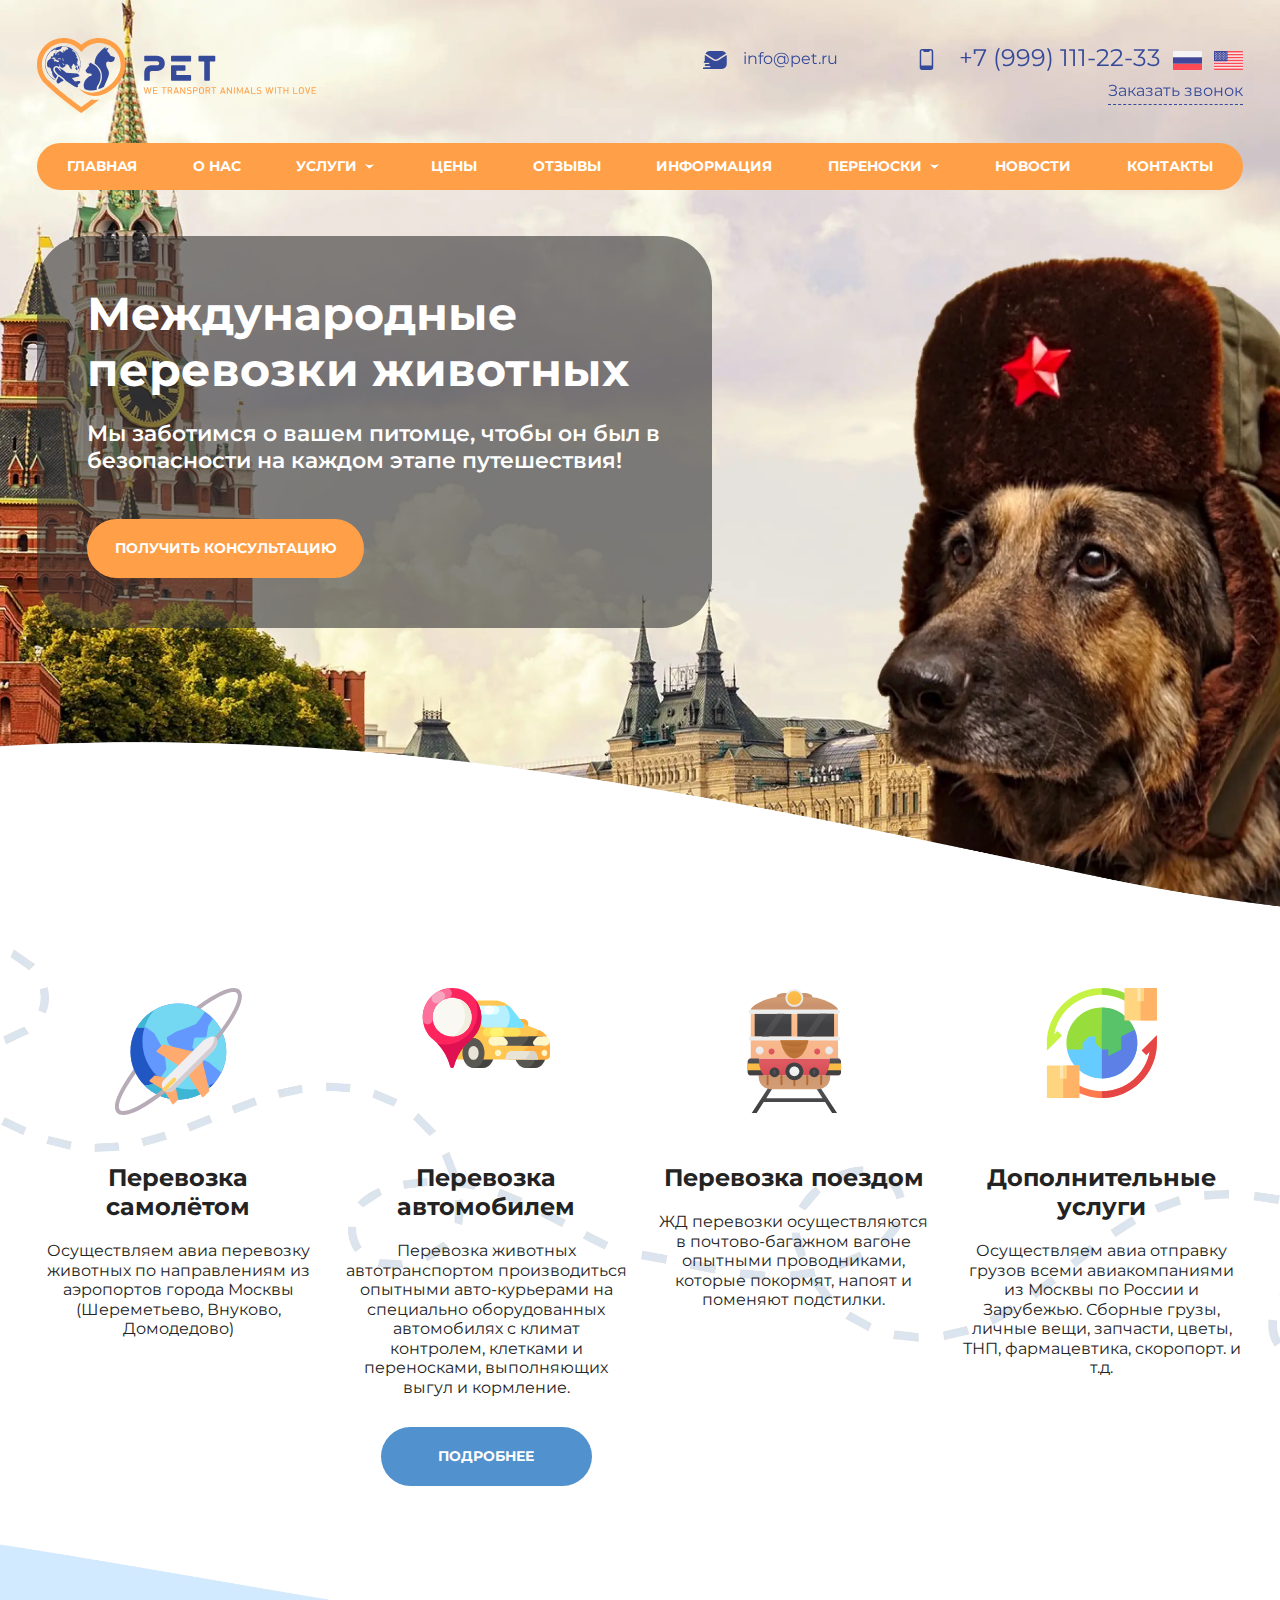
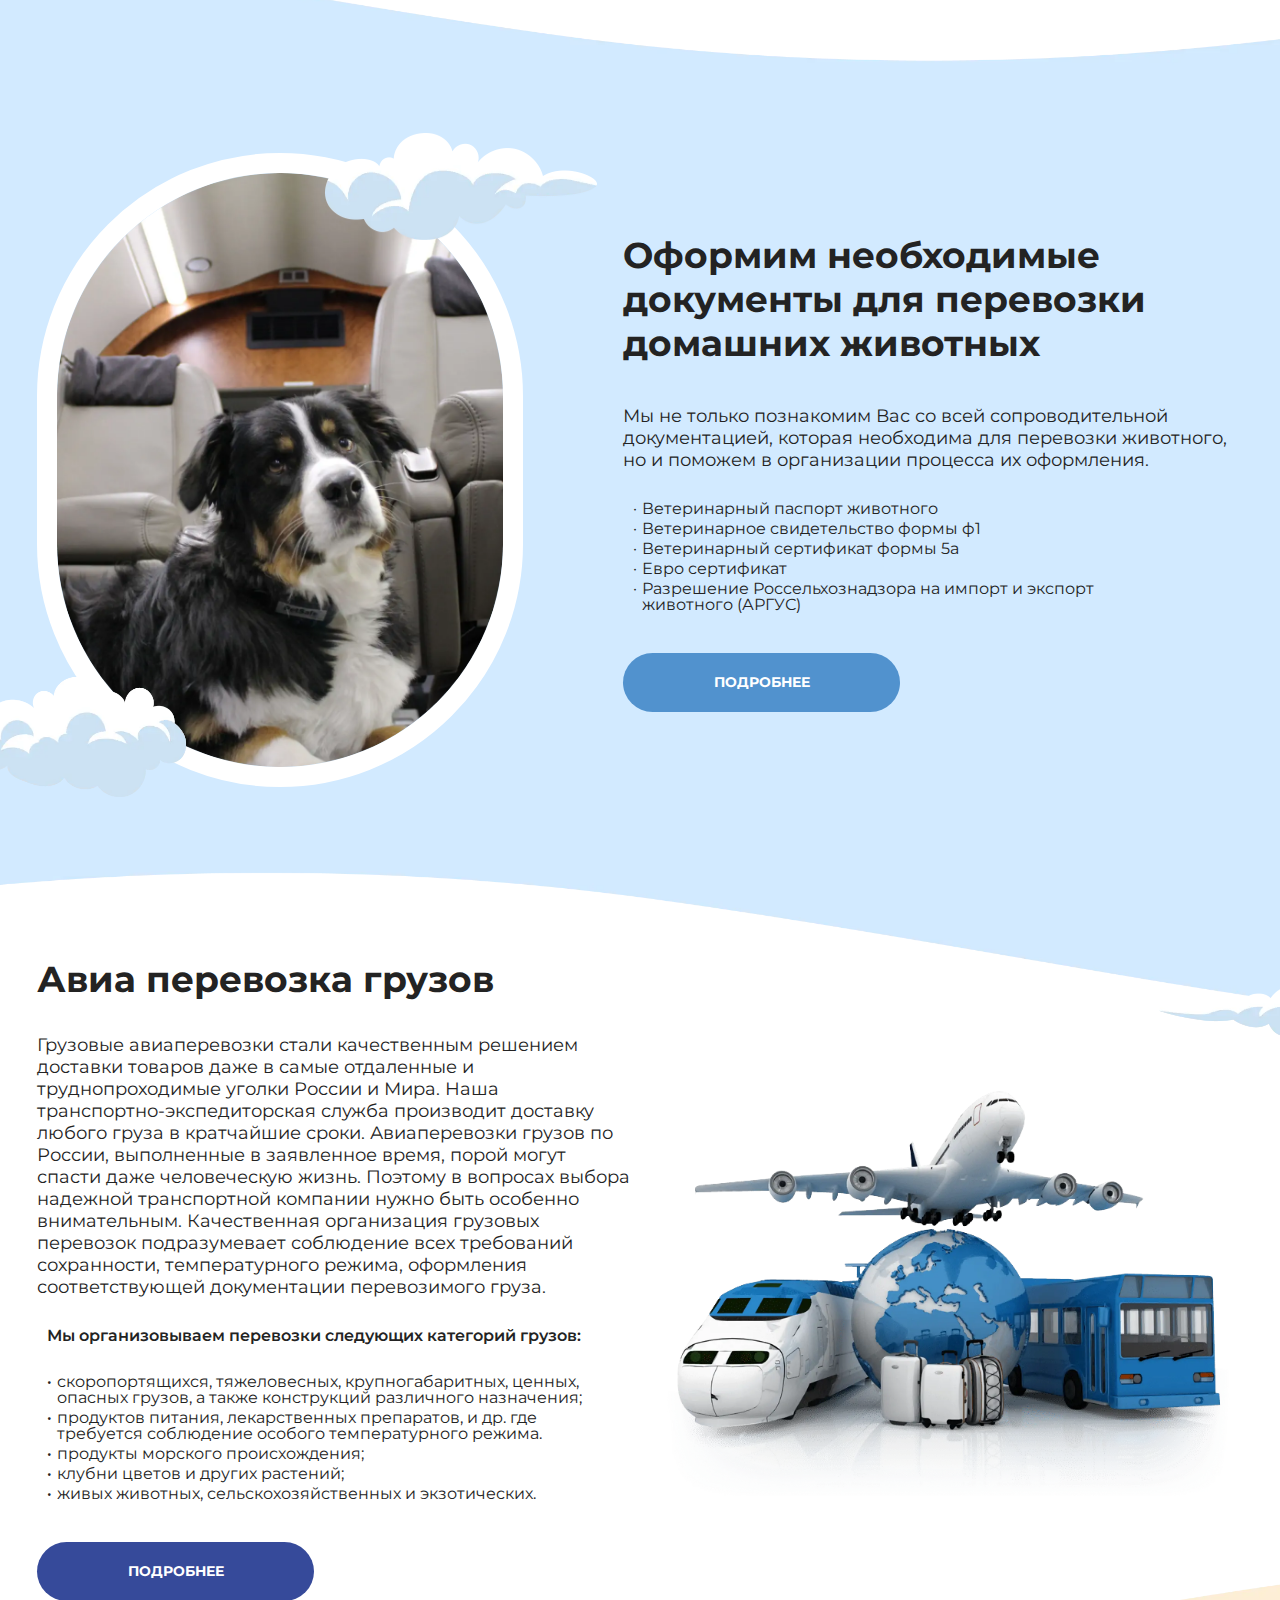
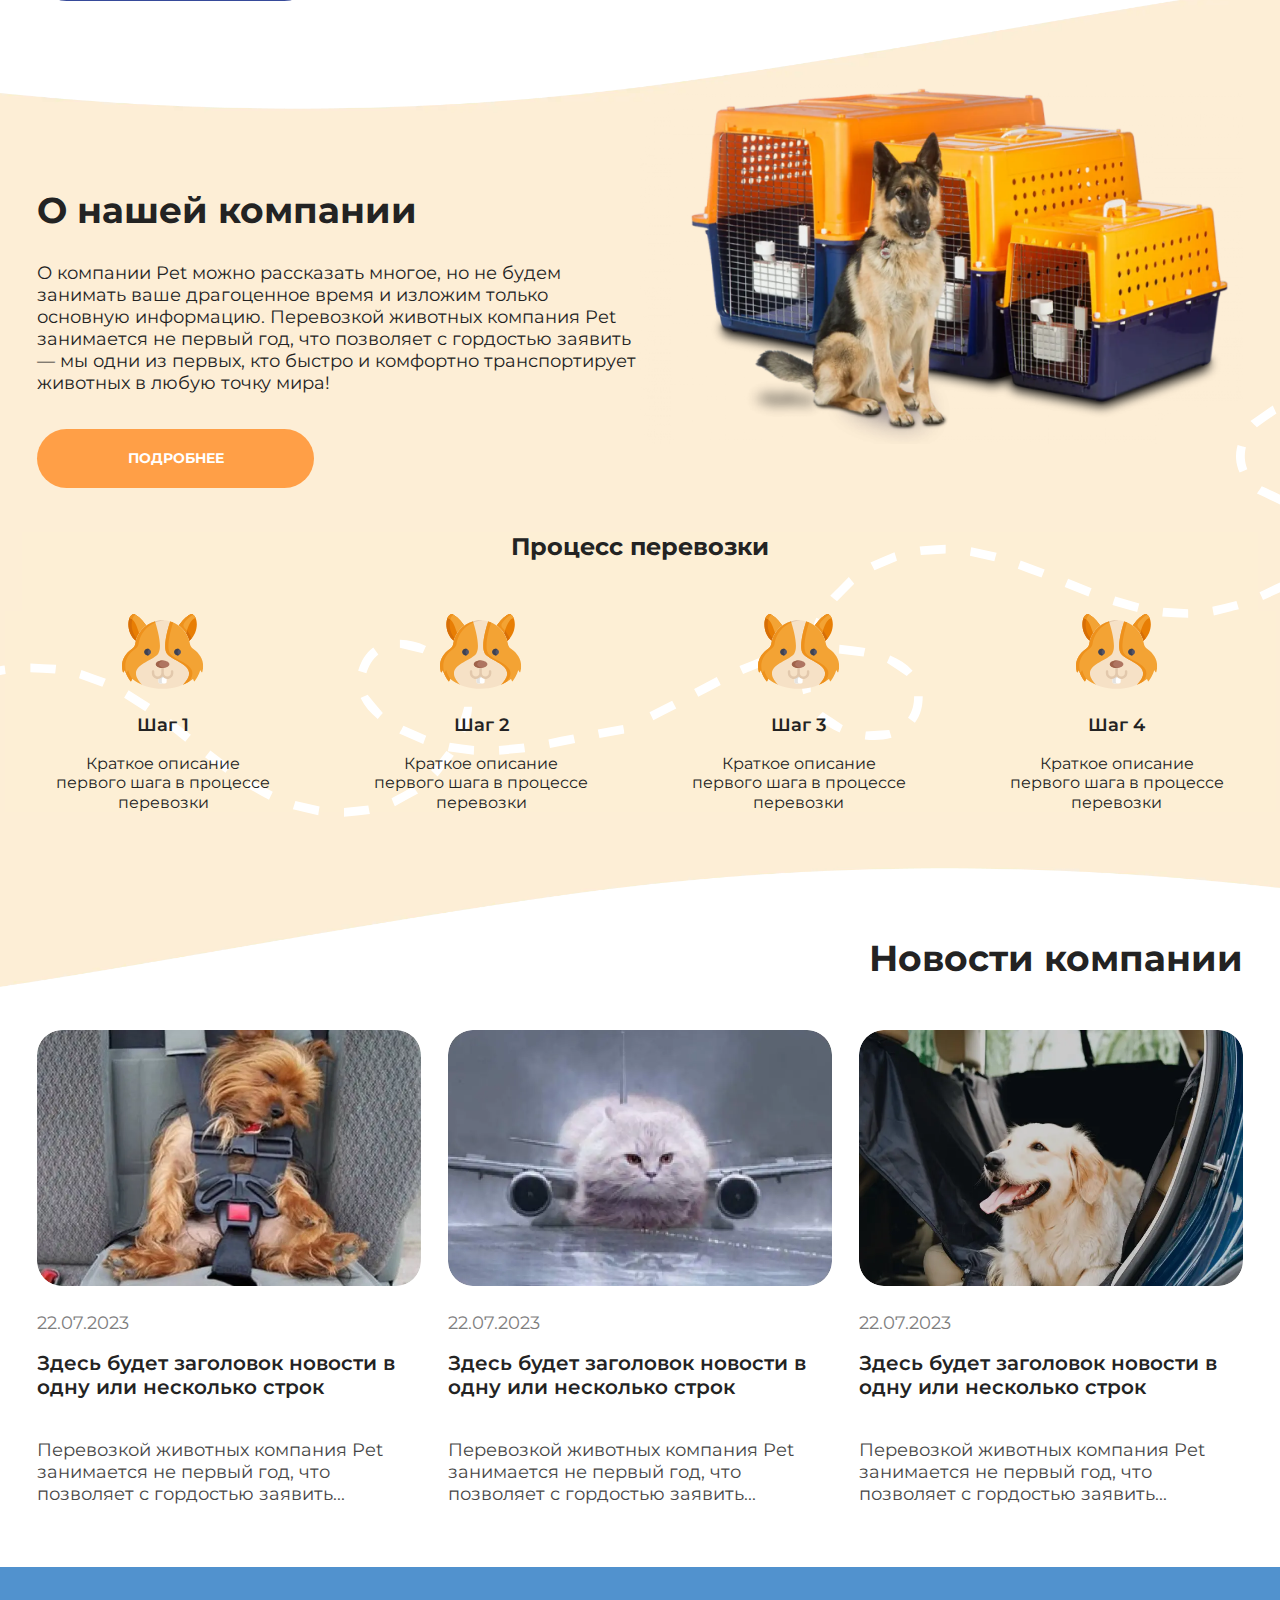
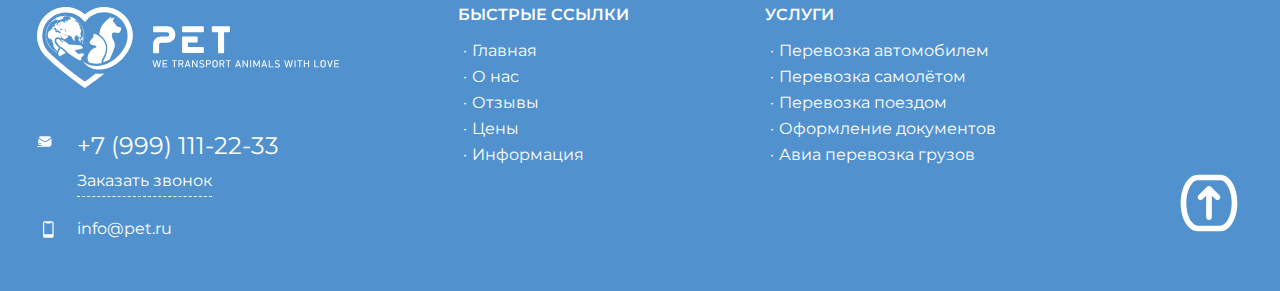
<file: index.html>
<!doctype html><html lang="ru"><head><meta charset="UTF-8"><meta http-equiv="X-UA-Compatible" content="IE=edge"><meta name="viewport" content="width=device-width,initial-scale=1"><link rel="stylesheet" href="css/style.min.css?_v=20230424111728"><title>Главная</title></head><body><div class="wrapper"><main class="page"><header class="header"><div class="header__container"><div class="header__row"><a href="#" class="logo header__logo"><img src="images/header-logo.svg" alt=""></a><div class="header__info info-header"><a href="email:info@pet.ru" class="info-header__email" data-da=".menu__list, 960, last">info@pet.ru</a><div class="info-header__row" data-da=".menu__list, 560, last"><a href="tel:79991112233" class="info-header__number" data-da=".menu__list, 960, last">+7 (999) 111-22-33</a> <a href="#" class="info-header__lang"><img src="images/header-lang-rus.svg" alt=""></a><a href="#" class="info-header__lang"><img src="images/header-lang-eng.svg" alt=""></a><div href="" class="info-header__button-row"><a href="#" class="info-header__button">Заказать звонок</a></div></div><button class="header__burger icon-menu"><span></span></button></div></div><nav class="header__menu menu"><ul class="menu__list"><li class="menu__item"><a href="#" class="menu__link">ГЛАВНАЯ</a></li><li class="menu__item"><a href="#" class="menu__link">О НАС</a></li><li class="menu__item menu__item-sub"><a href="#" class="menu__link menu__link-btn">УСЛУГИ</a><div class="menu__link-btn menu__btn-str"><img src="images/header-sub-strelka.svg" alt=""></div><nav class="menu__sub sub-menu"><li class="sub-menu__item"><a href="#" class="menu__link">Link</a></li><li class="sub-menu__item"><a href="#" class="menu__link">Link</a></li><li class="sub-menu__item"><a href="#" class="menu__link">Link</a></li><li class="sub-menu__item"><a href="#" class="menu__link">Link</a></li><li class="sub-menu__item"><a href="#" class="menu__link">Link</a></li></nav></li><li class="menu__item"><a href="#" class="menu__link">ЦЕНЫ</a></li><li class="menu__item"><a href="#" class="menu__link">ОТЗЫВЫ</a></li><li class="menu__item"><a href="#" class="menu__link">ИНФОРМАЦИЯ</a></li><li class="menu__item menu__item-sub"><a href="#" class="menu__link menu__link-btn">ПЕРЕНОСКИ</a><div class="menu__link-btn menu__btn-str"><img src="images/header-sub-strelka.svg" alt=""></div><nav class="menu__sub sub-menu"><li class="sub-menu__item"><a href="#" class="menu__link">Link</a></li><li class="sub-menu__item"><a href="#" class="menu__link">Link</a></li><li class="sub-menu__item"><a href="#" class="menu__link">Link</a></li><li class="sub-menu__item"><a href="#" class="menu__link">Link</a></li><li class="sub-menu__item"><a href="#" class="menu__link">Link</a></li></nav></li><li class="menu__item"><a href="#" class="menu__link">НОВОСТИ</a></li><li class="menu__item"><a href="#" class="menu__link">КОНТАКТЫ</a></li></ul></nav></div></header><div data-observ></div><div class="beginning" id="beginning"><div class="beginning__container"><div class="beginning__row"><div class="beginning__item"><div class="beginning__title"><h1>Международные перевозки животных</h1></div><div class="beginning__text">Мы заботимся о вашем питомце, чтобы он был в безопасности на каждом этапе путешествия!</div><div class="beginning__button-row"><div class="button beginning__button">ПОЛУЧИТЬ КОНСУЛЬТАЦИЮ</div></div></div></div></div></div><div class="transport"><div class="transport__container"><div class="transport__row"><div class="item-transport transport__item"><div class="item-transport__body"><div class="item-transport__img"><img src="images/transport-item1.svg" alt=""></div><div class="item-transport__title"><h3>Перевозка самолётом</h3></div><div class="item-transport__text">Осуществляем авиа перевозку животных по направлениям из аэропортов города Москвы (Шереметьево, Внуково, Домодедово)</div></div></div><div class="item-transport transport__item"><div class="item-transport__body"><div class="item-transport__img"><img src="images/transport-item2.svg" alt=""></div><div class="item-transport__title"><h3>Перевозка автомобилем</h3></div><div class="item-transport__text">Перевозка животных автотранспортом производиться опытными авто-курьерами на специально оборудованных автомобилях с климат контролем, клетками и переносками, выполняющих выгул и кормление.</div><div class="item-transport__button-row" data-da=".transport__row, 1135, last"><div class="button item-transport__button">ПОДРОБНЕЕ</div></div></div></div><div class="item-transport transport__item"><div class="item-transport__body"><div class="item-transport__img"><img src="images/transport-item3.svg" alt=""></div><div class="item-transport__title"><h3>Перевозка поездом</h3></div><div class="item-transport__text">ЖД перевозки осуществляются в почтово-багажном вагоне опытными проводниками, которые покормят, напоят и поменяют подстилки.</div></div></div><div class="item-transport transport__item"><div class="item-transport__body"><div class="item-transport__img"><img src="images/transport-item4.svg" alt=""></div><div class="item-transport__title"><h3>Дополнительные услуги</h3></div><div class="item-transport__text">Осуществляем авиа отправку грузов всеми авиакомпаниями из Москвы по России и Зарубежью. Сборные грузы, личные вещи, запчасти, цветы, ТНП, фармацевтика, скоропорт. и т.д.</div></div></div></div></div></div><div class="document"><div class="document__container"><div class="document__row"><div class="document__img"><picture><source srcset="images/documant-img.webp" type="image/webp"><img src="images/documant-img.png" alt="фото собаки"></picture></div><div class="document__body"><div class="document__title"><h2>Оформим необходимые документы для перевозки домашних животных</h2></div><div class="document__text"><p>Мы не только познакомим Вас со всей сопроводительной документацией, которая необходима для перевозки животного, но и поможем в организации процесса их оформления.</p><ul class="document__list"><li class="document__item"><span>·</span>Ветеринарный паспорт животного</li><li class="document__item"><span>·</span>Ветеринарное свидетельство формы ф1</li><li class="document__item"><span>·</span>Ветеринарный сертификат формы 5а</li><li class="document__item"><span>·</span>Евро сертификат</li><li class="document__item"><span>·</span>Разрешение Россельхознадзора на импорт и экспорт животного (АРГУС)</li></ul></div><div class="document__button-row"><div class="button document__button">ПОДРОБНЕЕ</div></div></div></div></div></div><div class="air"><div class="air__container"><div class="air__row"><div class="document__body air__body"><div class="document__title air__title"><h2>Авиа перевозка грузов</h2></div><div class="document__text air__text"><p>Грузовые авиаперевозки стали качественным решением доставки товаров даже в самые отдаленные и труднопроходимые уголки России и Мира. Наша транспортно-экспедиторская служба производит доставку любого груза в кратчайшие сроки. Авиаперевозки грузов по России, выполненные в заявленное время, порой могут спасти даже человеческую жизнь. Поэтому в вопросах выбора надежной транспортной компании нужно быть особенно внимательным. Качественная организация грузовых перевозок подразумевает соблюдение всех требований сохранности, температурного режима, оформления соответствующей документации перевозимого груза.</p><ul class="document__list air__list"><span>Мы организовываем перевозки следующих категорий грузов:</span><li class="document__item air__item"><span>·</span> скоропортящихся, тяжеловесных, крупногабаритных, ценных, опасных грузов, а также конструкций различного назначения;</li><li class="document__item air__item"><span>·</span>продуктов питания, лекарственных препаратов, и др. где требуется соблюдение особого температурного режима.</li><li class="document__item air__item"><span>·</span>продукты морского происхождения;</li><li class="document__item air__item"><span>·</span>клубни цветов и других растений;</li><li class="document__item air__item"><span>·</span>живых животных, сельскохозяйственных и экзотических.</li></ul></div><div class="document__button-row air__button-row"><div class="button document__button air__buttom dark">ПОДРОБНЕЕ</div></div></div><div class="air__img"><picture><source srcset="images/air-img.webp" type="image/webp"><img src="images/air-img.png" alt="фото собаки"></picture></div></div></div></div><div class="advant"><div class="advant__container"><div class="advant__row row-advant"><div class="row-advant__body"><div class="row-top-advant__title"><h2>О нашей компании</h2></div><div class="row-advant__text"><p>О компании Pet можно рассказать многое, но не будем занимать ваше драгоценное время и изложим только основную информацию. Перевозкой животных компания Pet занимается не первый год, что позволяет с гордостью заявить — мы одни из первых, кто быстро и комфортно транспортирует животных в любую точку мира!</p></div><div class="row-advant__button-row"><div class="button row-advant__button">ПОДРОБНЕЕ</div></div></div><div class="row-advant__img"><picture><source srcset="images/advant-img.webp" type="image/webp"><img src="images/advant-img.png" alt="фото собаки"></picture></div></div><div class="advant__title-item"><h3>Процесс перевозки</h3></div><div class="advant__row-item"><div class="advant__item item-advant"><div class="item-advant__img"><img src="images/advant-item4.svg" alt="иконки"></div><div class="item-advant__title">Шаг 1</div><div class="item-advant__text">Краткое описание первого шага в процессе перевозки</div></div><div class="advant__item item-advant"><div class="item-advant__img"><img src="images/advant-item4.svg" alt="иконки"></div><div class="item-advant__title">Шаг 2</div><div class="item-advant__text">Краткое описание первого шага в процессе перевозки</div></div><div class="advant__item item-advant"><div class="item-advant__img"><img src="images/advant-item4.svg" alt="иконки"></div><div class="item-advant__title">Шаг 3</div><div class="item-advant__text">Краткое описание первого шага в процессе перевозки</div></div><div class="advant__item item-advant"><div class="item-advant__img"><img src="images/advant-item4.svg" alt="иконки"></div><div class="item-advant__title">Шаг 4</div><div class="item-advant__text">Краткое описание первого шага в процессе перевозки</div></div></div></div></div><div class="news"><div class="news__container"><div class="news__title"><h2>Новости компании</h2></div><div class="news__row"><div class="item-news news__item"><div class="item-news__body"><div class="item-news__img"><picture><source srcset="images/news-item1.webp" type="image/webp"><img src="images/news-item1.png" alt=""></picture></div><div class="item-news__data"><p>22.07.2023</p></div><div class="item-news__title">Здесь будет заголовок новости в одну или несколько строк</div><div class="item-news__text"><p>Перевозкой животных компания Pet занимается не первый год, что позволяет с гордостью заявить...</p></div></div></div><div class="item-news news__item"><div class="item-news__body"><div class="item-news__img"><picture><source srcset="images/news-item2.webp" type="image/webp"><img src="images/news-item2.png" alt=""></picture></div><div class="item-news__data"><p>22.07.2023</p></div><div class="item-news__title">Здесь будет заголовок новости в одну или несколько строк</div><div class="item-news__text"><p>Перевозкой животных компания Pet занимается не первый год, что позволяет с гордостью заявить...</p></div></div></div><div class="item-news news__item"><div class="item-news__body"><div class="item-news__img"><picture><source srcset="images/news-item3.webp" type="image/webp"><img src="images/news-item3.png" alt=""></picture></div><div class="item-news__data"><p>22.07.2023</p></div><div class="item-news__title">Здесь будет заголовок новости в одну или несколько строк</div><div class="item-news__text"><p>Перевозкой животных компания Pet занимается не первый год, что позволяет с гордостью заявить...</p></div></div></div></div></div></div></main><footer class="footer"><div class="footer__container"><div class="footer__row"><div class="footer__item"><a href="#" class="logo footer__logo"><img src="images/footer-logo.svg" alt=""></a><a href="tel:79991112233" class="info-header__number footer__number">+7 (999) 111-22-33</a><div href="" class="info-header__button-row footer__button-row"><a href="#" class="info-header__button footer__button">Заказать звонок</a></div><a href="email:info@pet.ru" class="info-header__email footer__email">info@pet.ru</a></div><div class="footer__item"><div class="footer__title">Быстрые ссылки</div><ul class="footer__list"><li class="footer__list-item"><a href="#"><span>·</span>Главная</a></li><li class="footer__list-item"><a href="#"><span>·</span>О нас</a></li><li class="footer__list-item"><a href="#"><span>·</span>Отзывы</a></li><li class="footer__list-item"><a href="#"><span>·</span>Цены</a></li><li class="footer__list-item"><a href="#"><span>·</span>Информация</a></li></ul></div><div class="footer__item"><div class="footer__title">УСЛУГИ</div><ul class="footer__list"><li class="footer__list-item"><a href="#"><span>·</span>Перевозка автомобилем</a></li><li class="footer__list-item"><a href="#"><span>·</span>Перевозка самолётом</a></li><li class="footer__list-item"><a href="#"><span>·</span>Перевозка поездом</a></li><li class="footer__list-item"><a href="#"><span>·</span>Оформление документов</a></li><li class="footer__list-item"><a href="#"><span>·</span>Авиа перевозка грузов</a></li></ul></div><div class="footer__item"><div class="footer__btn-top-row"><a href="#beginning" class="footer__btn-top"><img src="images/footer-btn-top.svg" alt="кнопка вверх"></a></div></div></div></div></footer></div><script src="js/app.min.js?_v=20230424111728"></script></body></html>
</file>
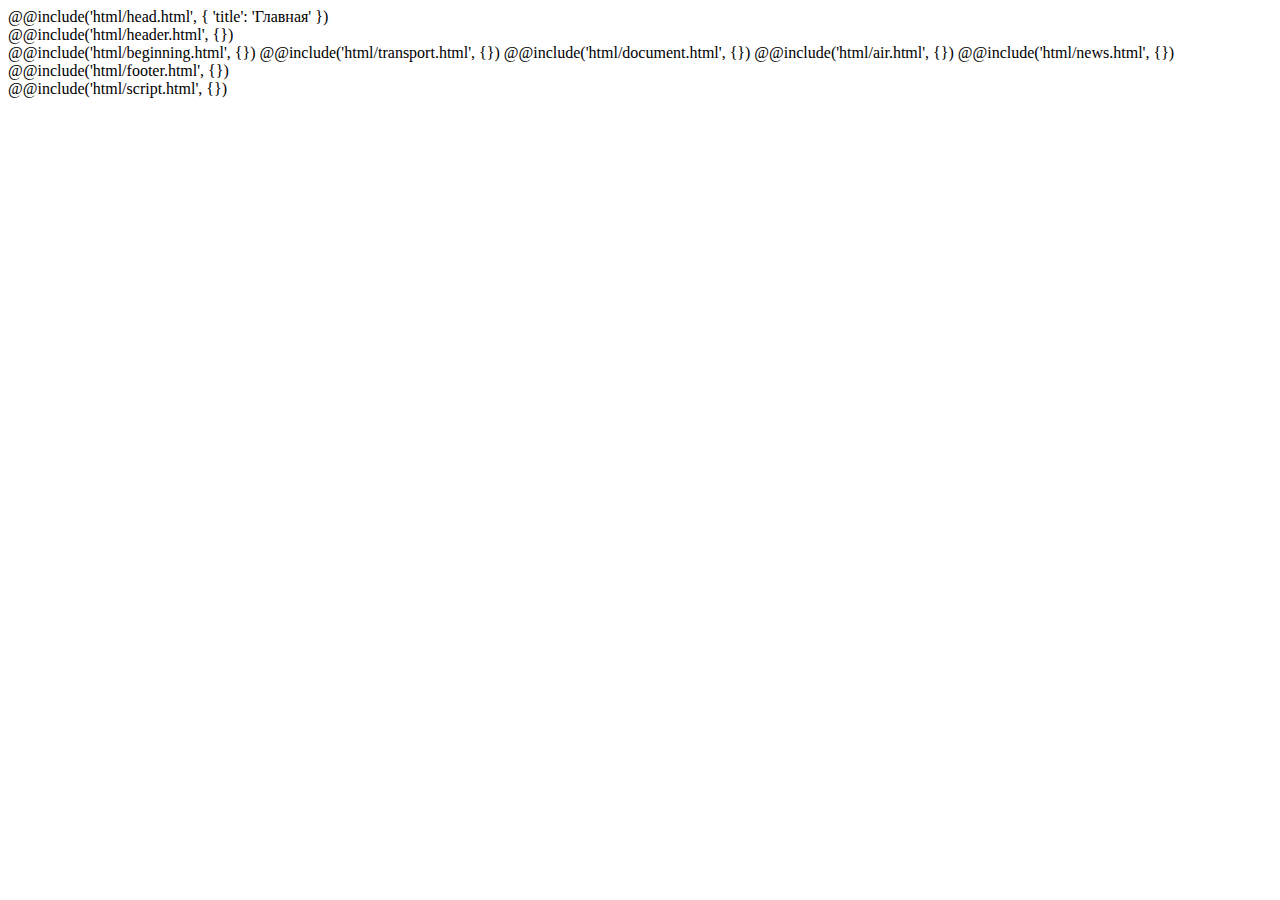
<file: src/index.html>
<!DOCTYPE html>
<html lang="ru">
  @@include('html/head.html', {
    'title': 'Главная'
  })
  <body>
    <div class="wrapper">
      <main class="page">
        @@include('html/header.html', {})

        <div data-observ></div>
        @@include('html/beginning.html', {})
        @@include('html/transport.html', {})
        @@include('html/document.html', {})
        @@include('html/air.html', {})
        @@include('html/news.html', {})
      </main>
      @@include('html/footer.html', {})
    </div>
    @@include('html/script.html', {})
  </body>
</html>
</file>
<file: css/style.min.css>
@charset "UTF-8";@font-face{font-family:Montserrat;font-display:swap;src:url(../fonts/Montserrat-Black.woff2) format("woff2"),url(../fonts/Montserrat-Black.woff) format("woff");font-weight:900;font-style:normal}@font-face{font-family:Montserrat;font-display:swap;src:url(../fonts/Montserrat-Bold.woff2) format("woff2"),url(../fonts/Montserrat-Bold.woff) format("woff");font-weight:700;font-style:normal}@font-face{font-family:Montserrat;font-display:swap;src:url(../fonts/Montserrat-ExtraBold.woff2) format("woff2"),url(../fonts/Montserrat-ExtraBold.woff) format("woff");font-weight:800;font-style:normal}@font-face{font-family:Montserrat;font-display:swap;src:url(../fonts/Montserrat-Regular.woff2) format("woff2"),url(../fonts/Montserrat-Regular.woff) format("woff");font-weight:400;font-style:normal}@font-face{font-family:Montserrat;font-display:swap;src:url(../fonts/Montserrat-SemiBold.woff2) format("woff2"),url(../fonts/Montserrat-SemiBold.woff) format("woff");font-weight:600;font-style:normal}@font-face{font-family:Inter;font-display:swap;src:url(../fonts/Inter-Bold.woff2) format("woff2"),url(../fonts/Inter-Bold.woff) format("woff");font-weight:700;font-style:normal}@font-face{font-family:Inter;font-display:swap;src:url(../fonts/Inter-Regular.woff2) format("woff2"),url(../fonts/Inter-Regular.woff) format("woff");font-weight:400;font-style:normal}*{padding:0;margin:0;border:0;-webkit-box-sizing:border-box;box-sizing:border-box;color:#232323}:after,:before{-webkit-box-sizing:border-box;box-sizing:border-box}:active,:focus{outline:0}a:active,a:focus{outline:0}aside,footer,header,nav{display:block}body,html{width:100%;height:100%;font-size:1rem;font-family:Montserrat,sans-serif;font-weight:400;line-height:1}button,input,textarea{font-family:inherit}input::-ms-clear{display:none}button{cursor:pointer}button::-moz-focus-inner{padding:0;border:0}a{text-decoration:none}a:visited{text-decoration:none}a:hover{text-decoration:none}li,ul{list-style:none}img{vertical-align:top}h1,h2,h3,h4,h5,h6{font-size:inherit;font-weight:400}sup{color:inherit}*{scrollbar-width:.5rem;scrollbar-color:#232323 #d6d6d6}::-webkit-scrollbar{width:.5rem;background-color:#fff}::-webkit-scrollbar-track{-webkit-box-shadow:inset 0 0 .375rem rgba(0,0,0,.2);box-shadow:inset 0 0 .375rem rgba(0,0,0,.2);border-radius:.25rem;background:#eee}::-webkit-scrollbar-thumb{border-radius:.25rem;border:0 none #fff;background-color:#3d3d3d;-webkit-transition:all 280ms ease-in-out;transition:all 280ms ease-in-out}::-webkit-scrollbar-thumb:hover{background-color:#232323}body.lock{overflow:hidden;-ms-touch-action:none;touch-action:none}[class*=__container]{max-width:77.25rem;margin:0 auto;padding:0 .9375rem}[class*=-ibg]{position:relative}[class*=-ibg] img{position:absolute;width:100%;height:100%;top:0;left:0;-o-object-fit:cover;object-fit:cover}[class*=-ibg_contain] img{-o-object-fit:contain;object-fit:contain}[class*=_overlay-bg]{position:fixed;top:0;left:0;width:100%;height:100%;opacity:0;visibility:hidden;-webkit-transition:all 280ms ease-in-out 0s;-o-transition:all 280ms ease-in-out 0s;transition:all 280ms ease-in-out 0s;z-index:2000;padding:3.75rem .9375rem;overflow-y:auto}[class*=_overlay-bg]._is-open{opacity:1;visibility:visible}.wrapper{display:-webkit-box;display:-ms-flexbox;display:flex;-webkit-box-orient:vertical;-webkit-box-direction:normal;-ms-flex-direction:column;flex-direction:column;min-height:100%;overflow:clip}.page{position:relative;-webkit-box-flex:1;-ms-flex:1 1 auto;flex:1 1 auto}.page [data-observ]{position:absolute;top:0;left:0;width:100%;height:.125rem;background:0 0;pointer-events:none}.page_start{padding-top:6.25rem}*{scroll-behavior:smooth;-webkit-tap-highlight-color:transparent}h1{font-weight:700;color:#fff}h2{font-weight:700}h3{font-weight:700}.button{padding:1.3125rem;max-width:17.3125rem;width:100%;font-weight:700;font-size:.875rem;line-height:1.0625rem;color:#fff;background:#5192ce;border-radius:50px;-webkit-transition:all .3s ease 0s;-o-transition:all .3s ease 0s;transition:all .3s ease 0s;text-align:center;cursor:pointer}.button:hover{background:#364a9a}.button.dark{background:#364a9a}.button.dark:hover{background:#5192ce}a{-webkit-transition:all .3s ease 0s;-o-transition:all .3s ease 0s;transition:all .3s ease 0s}a:hover{opacity:.7}.header{width:100%;position:sticky;top:0;z-index:3;-webkit-transition:all .7s ease 0s;-o-transition:all .7s ease 0s;transition:all .7s ease 0s}.header::before{position:absolute;top:.25rem;left:0;width:100%;height:102%;content:"";z-index:0}.header__container{position:relative;z-index:3;display:-webkit-box;display:-ms-flexbox;display:flex;-webkit-box-orient:vertical;-webkit-box-direction:normal;-ms-flex-direction:column;flex-direction:column}.header__row{position:relative;display:-webkit-inline-box;display:-ms-inline-flexbox;display:inline-flex;-webkit-box-pack:justify;-ms-flex-pack:justify;justify-content:space-between;-webkit-box-align:center;-ms-flex-align:center;align-items:center}.header__logo{margin-right:1.875rem}.header__logo img{width:100%}.header__info{display:-webkit-box;display:-ms-flexbox;display:flex}.info-header{max-width:34.515625rem}.info-header a{color:#364a9a}.info-header__email{position:relative;margin-right:5rem;padding-top:0rem;margin-top:.3125rem;color:#364a9a}.info-header__email::before{position:absolute;content:"";height:1.09375rem;width:1.46875rem;background:url(../images/header-mail-icon.svg) no-repeat center center/contain;top:0;left:0}.info-header__email:hover{color:#5192ce;opacity:.9}.info-header__row{display:-webkit-box;display:-ms-flexbox;display:flex;-ms-flex-wrap:wrap;flex-wrap:wrap;row-gap:.5rem;-webkit-column-gap:.75rem;-moz-column-gap:.75rem;column-gap:.75rem;-webkit-box-pack:end;-ms-flex-pack:end;justify-content:end;max-width:20.3125rem}.info-header__number{position:relative;color:#364a9a}.info-header__number::before{position:absolute;content:"";height:1.5rem;width:.964375rem;background:url(../images/header-tel-icon.svg) no-repeat center center/contain;bottom:.25rem;left:0}.info-header__number:hover{color:#5192ce;opacity:.9}.info-header__lang{max-width:1.8125rem;max-height:1.8125rem}.info-header__lang img{width:100%}.info-header__button-row{-webkit-box-flex:1;-ms-flex:1 1 100%;flex:1 1 100%;display:-webkit-box;display:-ms-flexbox;display:flex;-webkit-box-pack:end;-ms-flex-pack:end;justify-content:end}.info-header__button{text-align:right;padding-bottom:.3125rem;border-bottom:1px #364a9a dashed;color:#364a9a}.info-header__button:hover{color:#5192ce;opacity:.9}.menu{padding:.9375rem 1.875rem;background:#ff9f47;border-radius:50px}.menu__list{display:-webkit-box;display:-ms-flexbox;display:flex;-webkit-box-pack:justify;-ms-flex-pack:justify;justify-content:space-between;gap:1.25rem}.menu__item{display:inline-block}.menu__item-sub{position:relative;display:-webkit-box;display:-ms-flexbox;display:flex;-webkit-transition:opacity .3s ease 0s;-o-transition:opacity .3s ease 0s;transition:opacity .3s ease 0s}.menu__item-sub .menu__link{position:relative;padding-right:.375rem}.menu__btn-str{position:relative;height:.75rem;width:.75rem;top:.1875rem;right:0;cursor:pointer;-webkit-transition:all .3s ease 0s;-o-transition:all .3s ease 0s;transition:all .3s ease 0s}.menu__btn-str img{width:100%}.menu__link{font-weight:700;font-size:.875rem;line-height:1.0625rem;color:#fff}.sub-menu{position:absolute;pointer-events:none;-webkit-transition:all .3s ease 0s;-o-transition:all .3s ease 0s;transition:all .3s ease 0s;top:1.125rem;left:0;padding:.4375rem;min-width:100%;min-height:100%;opacity:0;z-index:3;border-radius:6px;background-color:#f79131;display:-webkit-box;display:-ms-flexbox;display:flex;-webkit-box-orient:vertical;-webkit-box-direction:normal;-ms-flex-direction:column;flex-direction:column;row-gap:.1875rem}.sub-menu__item a{font-weight:600}.sub-menu__item a::before{display:none}.icon-menu{display:none;margin:auto 0 auto .625rem}.footer{padding:2.5rem 0 3.375rem;background:#5192ce}.footer__row{display:-webkit-box;display:-ms-flexbox;display:flex;-webkit-box-pack:justify;-ms-flex-pack:justify;justify-content:space-between;gap:1.25rem;row-gap:2.5rem}.footer__item{-webkit-box-flex:0;-ms-flex:0 1 25%;flex:0 1 25%;display:-webkit-box;display:-ms-flexbox;display:flex;-webkit-box-orient:vertical;-webkit-box-direction:normal;-ms-flex-direction:column;flex-direction:column;-webkit-box-align:start;-ms-flex-align:start;align-items:start}.footer__item:last-child{-webkit-box-align:end;-ms-flex-align:end;align-items:end;-webkit-box-pack:end;-ms-flex-pack:end;justify-content:end;-webkit-box-flex:0;-ms-flex:0 1 15%;flex:0 1 15%}.footer__item:first-child{-webkit-box-flex:0;-ms-flex:0 1 35%;flex:0 1 35%}.footer__logo img{width:100%}.footer__email{color:#fff;margin-top:1.5rem}.footer__email::before{position:absolute;content:"";height:1.09375rem;width:1.46875rem;background:url(../images/footer-mail-icon.svg) no-repeat center center/contain;top:0;left:0}.footer__number{color:#fff}.footer__number::before{position:absolute;content:"";height:1.5rem;width:.964375rem;background:url(../images/footer-tel-icon.svg) no-repeat center center/contain;bottom:.25rem;left:0}.footer__button-row{margin-top:.9375rem;padding-left:2.5rem;-webkit-box-pack:start;-ms-flex-pack:start;justify-content:start}.footer__button{color:#fff;padding-bottom:.4375rem;border-color:#fff}.footer__title{font-weight:600;margin-bottom:1.25rem;color:#fff;text-transform:uppercase}.footer__list{display:-webkit-box;display:-ms-flexbox;display:flex;-webkit-box-orient:vertical;-webkit-box-direction:normal;-ms-flex-direction:column;flex-direction:column;gap:.625rem}.footer__list-item span{padding:0 .3125rem;color:#fff}.footer__list-item a{color:#fff}.beginning{position:relative;margin-top:-11.875rem;padding-top:11.875rem;padding-bottom:18.75rem}.no-webp .beginning::before{background:url(../images/header-fon.png) no-repeat center center/cover}.beginning::before{position:absolute;content:"";width:100%;height:100%;top:0;left:0;z-index:-1}.beginning__item{background:rgba(51,51,51,.6);border-radius:50px;max-width:42.1875rem}.beginning__title{margin-bottom:1.375rem}.beginning__text{font-weight:600;color:#fff}.beginning__button{background:#ff9f47}.beginning__button:hover{background:#5192ce;opacity:.8}.transport{position:relative;padding:3.75rem 0 1.6875rem}.no-webp .transport::before{background:url(../images/transport-fon1.png) no-repeat center center/cover}.transport::before{position:absolute;content:"";height:25rem;width:62.5rem;top:0;right:50%;z-index:-1}.no-webp .transport::after{background:url(../images/transport-fon2.png) no-repeat center center/contain}.transport::after{position:absolute;content:"";height:25rem;width:62.5rem;top:105px;left:50%;z-index:-1}.transport__row{position:relative;display:-webkit-box;display:-ms-flexbox;display:flex;margin:0 -.78125rem;row-gap:1.875rem}.no-webp .transport__row::before{background:url(../images/transport-fon-samlet.png) no-repeat center center/contain}.transport__row::before{position:absolute;content:"";height:9.5625rem;width:9.5625rem;bottom:0;left:-320px;z-index:-1}.transport__item{-webkit-box-flex:0;-ms-flex:0 1 25%;flex:0 1 25%;padding:0 .78125rem}.item-transport__body{display:-webkit-box;display:-ms-flexbox;display:flex;-webkit-box-orient:vertical;-webkit-box-direction:normal;-ms-flex-direction:column;flex-direction:column;-webkit-box-align:center;-ms-flex-align:center;align-items:center;min-height:100%}.item-transport__img{max-width:8rem;height:8rem}.item-transport__img img{width:100%}.item-transport__title{margin:0 auto 1.25rem;text-align:center}.item-transport__text{text-align:center;line-height:1.21875rem}.item-transport__button-row{min-width:100%}.item-transport__button{margin:1.875rem auto 0rem;max-width:13.1875rem}.document{padding-top:15rem;padding-bottom:15rem;position:relative}.no-webp .document::before{background:url(../images/document-fon1.png) no-repeat center center/cover}.document::before{position:absolute;content:"";width:100%;height:980px;top:0;left:0;z-index:-1}.no-webp .document::after{background:url(../images/document-fon2.png) no-repeat center center/cover}.document::after{position:absolute;content:"";width:100%;height:900px;bottom:0;left:0;z-index:-1}.document__container{position:relative}.no-webp .document__container::before{background:url(../images/document-obl3.png) no-repeat center center/cover}.document__container::before{position:absolute;content:"";width:445.4px;height:128.61px;bottom:-270px;left:92%;z-index:1}.document__row{display:-webkit-box;display:-ms-flexbox;display:flex}.document__img{-webkit-box-flex:0;-ms-flex:0 1 48%;flex:0 1 48%;max-width:30.375rem;max-height:40.4375rem;position:relative;border:20px solid #fff;border-radius:300px}.document__img img{width:100%;height:100%;-o-object-fit:cover;object-fit:cover;border-radius:300px}.no-webp .document__img::before{background:url(../images/document-obl1.png) no-repeat center center/cover}.document__img::before{position:absolute;content:"";width:272px;height:106.84px;top:-40px;left:60%;z-index:1}.no-webp .document__img::after{background:url(../images/document-obl2.png) no-repeat center center/cover}.document__img::after{position:absolute;content:"";width:234.62px;height:119.25px;bottom:-30px;right:71%;z-index:1}.document__body{-webkit-box-flex:0;-ms-flex:0 1 52%;flex:0 1 52%}.document__list{margin-left:.625rem;max-width:34.375rem}.document__item{margin-bottom:.25rem;display:-webkit-box;display:-ms-flexbox;display:flex}.document__item span{margin-right:.3125rem}.air{margin-top:-9.375rem}.air__row{display:-webkit-box;display:-ms-flexbox;display:flex;-webkit-box-align:center;-ms-flex-align:center;align-items:center}.air__body{-webkit-box-flex:0;-ms-flex:0 1 50%;flex:0 1 50%;margin-right:1.125rem}.air span{display:block;font-weight:600}.air__img{margin-top:6.25rem;margin-right:-13.875rem;-webkit-box-flex:0;-ms-flex:0 1 auto;flex:0 1 auto;max-width:48.375rem;max-height:33.8125rem}.air__img img{width:100%;height:100%}.advant{padding-top:5.0625rem;padding-bottom:7.75rem;position:relative}.no-webp .advant::before{background:url(../images/advant-fon1.png) no-repeat center center/cover}.advant::before{position:absolute;content:"";width:100%;height:900px;top:-40px;left:0;z-index:-1}.no-webp .advant::after{background:url(../images/advant-fon2.png) no-repeat center center/cover}.advant::after{position:absolute;content:"";width:100%;height:900px;bottom:-80px;left:0;z-index:-1}.advant__container::before{position:absolute;content:"";height:27.5rem;width:128.125rem;top:25rem;right:50%;-webkit-transform:translateX(50%);-ms-transform:translateX(50%);transform:translateX(50%);background:url(../images/advant-fon.svg) no-repeat center center/cover;z-index:1}.advant__title-item{margin:0 -.9375rem;text-align:center;background-color:#fdefd5}.advant__row-item{position:relative;background-color:#fdefd5;display:-webkit-box;display:-ms-flexbox;display:flex;margin:0 -2.03125rem;row-gap:1.875rem}.advant__row-item::after{position:absolute;content:"";height:9.5625rem;width:9.5625rem;bottom:-2.5rem;right:-20rem;background:url(../images/advant-sam.svg) no-repeat center center/contain;z-index:0}.row-advant{display:-webkit-box;display:-ms-flexbox;display:flex;position:relative;z-index:1}.row-advant__body{margin-top:6.625rem;max-width:43.25rem}.row-advant__button{background:#ff9f47}.row-advant__button:hover{background:#5192ce}.row-advant__img{margin-right:-13.875rem;max-width:45.625rem;width:100%}.row-advant__img img{display:block;width:100%}.item-advant{display:-webkit-box;display:-ms-flexbox;display:flex;position:relative;z-index:1;-webkit-box-orient:vertical;-webkit-box-direction:normal;-ms-flex-direction:column;flex-direction:column;-webkit-box-align:center;-ms-flex-align:center;align-items:center;padding:0 2.03125rem;-webkit-box-flex:0;-ms-flex:0 1 25%;flex:0 1 25%}.item-advant__img{max-width:5.125rem}.item-advant__img img{width:100%}.item-advant__title{margin-top:1.5rem;font-size:1.125rem;font-weight:600}.item-advant__text{text-align:center;padding-top:1.25rem;line-height:1.21875rem;max-width:14.1875rem;margin:0 auto}.news__title{text-align:right}.news__row{display:-webkit-box;display:-ms-flexbox;display:flex;margin:0 -.84375rem;row-gap:1.5625rem}.news__item{-webkit-box-flex:0;-ms-flex:0 1 33.33333%;flex:0 1 33.33333%;padding:0 .84375rem}.item-news__img{max-width:100%}.item-news__img img{width:100%;height:100%;-o-object-fit:cover;object-fit:cover;border-radius:25px}.item-news__data p{color:#7e7e7e}.item-news__title{margin-top:1.0625rem;font-weight:600}.item-news__text p{color:#464646}@media (min-width:75.375em){h1{font-size:2.875rem}h1{line-height:3.5rem}h2{font-size:2.25rem}h2{line-height:2.75rem}h3{font-size:1.5rem}h3{line-height:1.8125rem}p{font-size:1.125rem}p{line-height:1.375rem}.header__row{margin-top:2.375rem}.header__logo{max-width:17.4375rem}.info-header__email{padding-left:2.5rem}.info-header__number{padding-left:2.5rem}.info-header__number{font-size:1.5rem}.menu{margin-top:1.875rem}.footer__logo{max-width:18.875rem}.footer__number{margin-top:2.875rem}.footer__number{font-size:1.5rem}.beginning__row{margin-top:2.875rem}.beginning__item{padding:3.125rem}.beginning__text{margin-bottom:2.8125rem}.beginning__text{font-size:1.375rem}.beginning__text{line-height:1.6875rem}.item-transport__img{margin-bottom:2.9375rem}.document__body{margin-top:5rem}.document__body{margin-left:6.25rem}.document__text{margin-top:2.5rem}.document__list{margin-top:1.875rem}.document__item span{margin-bottom:.00000625rem}.document__button-row{margin-top:2.5rem}.air__body{margin-left:.00000625rem}.air__text{margin-top:2.0625rem}.air span{margin-bottom:1.875rem}.air__item span{margin-bottom:.00000625rem}.advant__title-item{margin-top:2.75rem}.advant__title-item{padding-bottom:3.125rem}.row-advant__text{margin-top:1.875rem}.row-advant__button-row{margin-top:2.1875rem}.news{padding-bottom:3.875rem}.news__title{margin-bottom:3.125rem}.item-news__data{margin-top:1.625rem}.item-news__title{font-size:1.25rem}.item-news__title{line-height:1.5rem}.item-news__text{margin-top:2.5rem}}@media (min-width:960px){.hide .header{top:-120px}.menu__item-sub:hover .sub-menu{pointer-events:all;opacity:1}.menu__item-sub:hover .menu__btn-str{-webkit-transform:rotate(180deg);-ms-transform:rotate(180deg);transform:rotate(180deg)}}@media (max-width:2220px){.document::before{height:900px}.document::after{height:940px}}@media (max-width:1550px){.air__img{margin-right:0;-webkit-box-flex:0;-ms-flex:0 1 50%;flex:0 1 50%}.row-advant__body{-webkit-box-flex:0;-ms-flex:0 1 50%;flex:0 1 50%}.row-advant__img{margin-right:0rem;-webkit-box-flex:0;-ms-flex:0 1 50%;flex:0 1 50%}}@media (max-width:1200px){.info-header__email{margin-right:2.5rem}}@media (max-width:1135px){.transport__row{-ms-flex-wrap:wrap;flex-wrap:wrap}.transport__item{-webkit-box-flex:0;-ms-flex:0 1 50%;flex:0 1 50%}.item-transport__button{max-width:17.3125rem}.news__row{-ms-flex-wrap:wrap;flex-wrap:wrap}.news__item{-webkit-box-flex:0;-ms-flex:0 1 50%;flex:0 1 50%}}@media (max-width:1120px){.air__row{-webkit-box-orient:vertical;-webkit-box-direction:reverse;-ms-flex-direction:column-reverse;flex-direction:column-reverse}.air__body{-webkit-box-flex:0;-ms-flex:0 1 100%;flex:0 1 100%}.air__img{-webkit-box-flex:0;-ms-flex:0 1 100%;flex:0 1 100%}.advant::before{height:930px}.advant__container::before{display:none}.row-advant{-webkit-box-orient:vertical;-webkit-box-direction:reverse;-ms-flex-direction:column-reverse;flex-direction:column-reverse;margin:0 -.9375rem}.row-advant__body{-webkit-box-flex:0;-ms-flex:0 1 100%;flex:0 1 100%;max-width:100%;padding:0 .9375rem;background-color:#fdefd5}.row-advant__img{-webkit-box-flex:0;-ms-flex:0 1 100%;flex:0 1 100%;max-width:100%;padding:3.125rem .9375rem 0rem}.row-advant__img img{margin:0 auto}}@media (max-width:1080px){.advant__row-item{-ms-flex-wrap:wrap;flex-wrap:wrap}.item-advant{-webkit-box-flex:0;-ms-flex:0 1 50%;flex:0 1 50%}}@media (max-width:1050px){.footer__row{-ms-flex-wrap:wrap;flex-wrap:wrap}.footer__item{-webkit-box-flex:0;-ms-flex:0 1 30%;flex:0 1 30%}.footer__item:last-child{-webkit-box-flex:0;-ms-flex:0 1 100%;flex:0 1 100%}}@media (max-width:1040px) and (max-width:20em){.document__body{margin-left:.625rem}}@media (max-width:1025px){.document::before{height:800px}.document::after{height:840px}}@media (max-width:960px){.header::before{-webkit-backdrop-filter:blur(4.5px);backdrop-filter:blur(4.5px)}.info-header__email{margin-right:0rem;font-size:1.25rem}.info-header__row{-webkit-box-orient:horizontal;-webkit-box-direction:reverse;-ms-flex-direction:row-reverse;flex-direction:row-reverse}.info-header__number::before{bottom:0rem}.info-header__button-row{-webkit-box-flex:1;-ms-flex:1 1 auto;flex:1 1 auto}.info-header__button{padding-bottom:0rem;margin:auto 0;font-size:1.25rem}.menu{-webkit-transition:all .5s ease 0s;-o-transition:all .5s ease 0s;transition:all .5s ease 0s;padding:1.875rem 1.25rem;border-bottom-left-radius:25px;border-bottom-right-radius:0;border-top-left-radius:25px;border-top-right-radius:0;position:fixed;width:20rem;z-index:10;right:-100%;top:0}.menu-open .menu{right:0}.menu__list{display:-webkit-inline-box;display:-ms-inline-flexbox;display:inline-flex;-webkit-box-orient:vertical;-webkit-box-direction:normal;-ms-flex-direction:column;flex-direction:column}.menu__item-sub .menu__link{-ms-flex-wrap:wrap;flex-wrap:wrap}.menu__item-sub .menu__link:hover{opacity:1}.menu__item-sub .menu__link:active{opacity:.7}.menu__item-sub{-ms-flex-wrap:wrap;flex-wrap:wrap}.menu__btn-str{height:1.5rem;width:1.625rem;margin-left:.625rem;top:-.25rem}._active .menu__btn-str{-webkit-transform:rotate(180deg);-ms-transform:rotate(180deg);transform:rotate(180deg)}.menu__btn-str:active{opacity:.3}.menu__link{font-size:1.25rem}.sub-menu{row-gap:.9375rem;top:1.5625rem;position:relative;top:0rem;max-height:0;padding:0rem .4375rem}._active .sub-menu{opacity:1;pointer-events:all;max-height:62.5rem;padding:.4375rem}.sub-menu__item{z-index:3}.sub-menu__item a{font-size:1.25rem}.footer__number::before{bottom:0rem}}@media (max-width:960.98px){.icon-menu{display:block;position:relative;background:0 0;width:1.875rem;height:1.125rem;cursor:pointer;z-index:15}.icon-menu span,.icon-menu::after,.icon-menu::before{content:"";-webkit-transition:all .3s ease 0s;-o-transition:all .3s ease 0s;transition:all .3s ease 0s;right:0;position:absolute;width:100%;height:.125rem;background-color:#364a9a}.icon-menu::before{top:0}.icon-menu::after{bottom:0}.icon-menu span{top:calc(50% - .0625rem)}.menu-open .icon-menu span{width:0}.menu-open .icon-menu::before{top:calc(50% - .0625rem);-webkit-transform:rotate(-45deg);-ms-transform:rotate(-45deg);transform:rotate(-45deg)}.menu-open .icon-menu::after{bottom:calc(50% - .0625rem);-webkit-transform:rotate(45deg);-ms-transform:rotate(45deg);transform:rotate(45deg)}}@media (max-width:856px){.item-transport__title{max-width:18.75rem}}@media (max-width:840px){.document__row{-ms-flex-wrap:wrap;flex-wrap:wrap}.document__img{margin:0 auto;-webkit-box-flex:0;-ms-flex:0 1 100%;flex:0 1 100%;max-width:30.375rem;max-height:40.4375rem}.document__body{-webkit-box-flex:0;-ms-flex:0 1 100%;flex:0 1 100%}}@media (max-width:830px){.footer__item{-webkit-box-flex:0;-ms-flex:0 1 100%;flex:0 1 100%}.footer__item:first-child{-webkit-box-flex:0;-ms-flex:0 1 100%;flex:0 1 100%}}@media (max-width:768.98px){[class*=_overlay-bg]::-webkit-scrollbar{display:none}}@media (max-width:620px){.transport__item{-webkit-box-flex:0;-ms-flex:0 1 100%;flex:0 1 100%}.item-transport__title{max-width:100%}.news__item{-webkit-box-flex:0;-ms-flex:0 1 100%;flex:0 1 100%}}@media (max-width:520px){.document__list{margin-left:0rem}.item-advant{-webkit-box-flex:0;-ms-flex:0 1 100%;flex:0 1 100%}}@media (max-width:410px){.air__buttom{margin:0 auto}.news__title{text-align:center}}@media (max-width:20em){h1{font-size:1.625rem}h1{line-height:1.9375rem}h2{font-size:1.3125rem}h2{line-height:1.875rem}h3{font-size:1.125rem}h3{line-height:1.375rem}p{font-size:1rem}p{line-height:1.25rem}.header__row{margin-top:1.875rem}.header__logo{max-width:9.375rem}.info-header__email{padding-left:1.875rem}.info-header__number{padding-left:1.875rem}.info-header__number{font-size:1.125rem}.menu{margin-top:1.25rem}.footer__logo{max-width:12.5rem}.footer__number{margin-top:1.25rem}.footer__number{font-size:1.25rem}.beginning__row{margin-top:1.875rem}.beginning__item{padding:1.25rem}.beginning__text{margin-bottom:1.375rem}.beginning__text{font-size:1.125rem}.beginning__text{line-height:1.4375rem}.item-transport__img{margin-bottom:1.5625rem}.document__body{margin-top:1.875rem}.document__body{margin-left:.625rem}.document__text{margin-top:1.25rem}.document__list{margin-top:.9375rem}.document__item span{margin-bottom:.00000625rem}.document__button-row{margin-top:1.25rem}.air__body{margin-left:.00000625rem}.air__text{margin-top:1.25rem}.air span{margin-bottom:.9375rem}.air__item span{margin-bottom:.00000625rem}.advant__title-item{margin-top:1.875rem}.advant__title-item{padding-bottom:1.875rem}.row-advant__text{margin-top:1.25rem}.row-advant__button-row{margin-top:1.25rem}.news{padding-bottom:1.875rem}.news__title{margin-bottom:1.25rem}.item-news__data{margin-top:1.0625rem}.item-news__title{font-size:1.125rem}.item-news__title{line-height:1.375rem}.item-news__text{margin-top:.9375rem}}@media (min-width:20em) and (max-width:75.375em){@supports (font-size:clamp(1.625rem ,1.1735327314rem + 2.2573363431vw ,2.875rem)){h1{font-size:clamp(1.625rem ,1.1735327314rem + 2.2573363431vw ,2.875rem)}}@supports not (font-size:clamp(1.625rem ,1.1735327314rem + 2.2573363431vw ,2.875rem)){h1{font-size:calc(1.625rem + 1.25 * (100vw - 20rem)/ 55.375)}}@supports (line-height:clamp(1.9375rem ,1.3731659142rem + 2.8216704289vw ,3.5rem)){h1{line-height:clamp(1.9375rem ,1.3731659142rem + 2.8216704289vw ,3.5rem)}}@supports not (line-height:clamp(1.9375rem ,1.3731659142rem + 2.8216704289vw ,3.5rem)){h1{line-height:calc(1.9375rem + 1.5625 * (100vw - 20rem)/ 55.375)}}@supports (font-size:clamp(1.3125rem ,0.9738995485rem + 1.6930022573vw ,2.25rem)){h2{font-size:clamp(1.3125rem ,.9738995485rem + 1.6930022573vw ,2.25rem)}}@supports not (font-size:clamp(1.3125rem ,0.9738995485rem + 1.6930022573vw ,2.25rem)){h2{font-size:calc(1.3125rem + .9375 * (100vw - 20rem)/ 55.375)}}@supports (line-height:clamp(1.875rem ,1.558972912rem + 1.5801354402vw ,2.75rem)){h2{line-height:clamp(1.875rem ,1.558972912rem + 1.5801354402vw ,2.75rem)}}@supports not (line-height:clamp(1.875rem ,1.558972912rem + 1.5801354402vw ,2.75rem)){h2{line-height:calc(1.875rem + .875 * (100vw - 20rem)/ 55.375)}}@supports (font-size:clamp(1.125rem ,0.9895598194rem + 0.6772009029vw ,1.5rem)){h3{font-size:clamp(1.125rem ,.9895598194rem + .6772009029vw ,1.5rem)}}@supports not (font-size:clamp(1.125rem ,0.9895598194rem + 0.6772009029vw ,1.5rem)){h3{font-size:calc(1.125rem + .375 * (100vw - 20rem)/ 55.375)}}@supports (line-height:clamp(1.375rem ,1.216986456rem + 0.7900677201vw ,1.8125rem)){h3{line-height:clamp(1.375rem ,1.216986456rem + .7900677201vw ,1.8125rem)}}@supports not (line-height:clamp(1.375rem ,1.216986456rem + 0.7900677201vw ,1.8125rem)){h3{line-height:calc(1.375rem + .4375 * (100vw - 20rem)/ 55.375)}}@supports (font-size:clamp(1rem ,0.9548532731rem + 0.2257336343vw ,1.125rem)){p{font-size:clamp(1rem ,.9548532731rem + .2257336343vw ,1.125rem)}}@supports not (font-size:clamp(1rem ,0.9548532731rem + 0.2257336343vw ,1.125rem)){p{font-size:calc(1rem + .125 * (100vw - 20rem)/ 55.375)}}@supports (line-height:clamp(1.25rem ,1.2048532731rem + 0.2257336343vw ,1.375rem)){p{line-height:clamp(1.25rem ,1.2048532731rem + .2257336343vw ,1.375rem)}}@supports not (line-height:clamp(1.25rem ,1.2048532731rem + 0.2257336343vw ,1.375rem)){p{line-height:calc(1.25rem + .125 * (100vw - 20rem)/ 55.375)}}@supports (margin-top:clamp(1.875rem ,1.6944130926rem + 0.9029345372vw ,2.375rem)){.header__row{margin-top:clamp(1.875rem ,1.6944130926rem + .9029345372vw ,2.375rem)}}@supports not (margin-top:clamp(1.875rem ,1.6944130926rem + 0.9029345372vw ,2.375rem)){.header__row{margin-top:calc(1.875rem + .5 * (100vw - 20rem)/ 55.375)}}@supports (max-width:clamp(9.375rem ,6.4630361174rem + 14.5598194131vw ,17.4375rem)){.header__logo{max-width:clamp(9.375rem ,6.4630361174rem + 14.5598194131vw ,17.4375rem)}}@supports not (max-width:clamp(9.375rem ,6.4630361174rem + 14.5598194131vw ,17.4375rem)){.header__logo{max-width:calc(9.375rem + 8.0625 * (100vw - 20rem)/ 55.375)}}@supports (padding-left:clamp(1.875rem ,1.6492663657rem + 1.1286681716vw ,2.5rem)){.info-header__email{padding-left:clamp(1.875rem ,1.6492663657rem + 1.1286681716vw ,2.5rem)}}@supports not (padding-left:clamp(1.875rem ,1.6492663657rem + 1.1286681716vw ,2.5rem)){.info-header__email{padding-left:calc(1.875rem + .625 * (100vw - 20rem)/ 55.375)}}@supports (padding-left:clamp(1.875rem ,1.6492663657rem + 1.1286681716vw ,2.5rem)){.info-header__number{padding-left:clamp(1.875rem ,1.6492663657rem + 1.1286681716vw ,2.5rem)}}@supports not (padding-left:clamp(1.875rem ,1.6492663657rem + 1.1286681716vw ,2.5rem)){.info-header__number{padding-left:calc(1.875rem + .625 * (100vw - 20rem)/ 55.375)}}@supports (font-size:clamp(1.125rem ,0.9895598194rem + 0.6772009029vw ,1.5rem)){.info-header__number{font-size:clamp(1.125rem ,.9895598194rem + .6772009029vw ,1.5rem)}}@supports not (font-size:clamp(1.125rem ,0.9895598194rem + 0.6772009029vw ,1.5rem)){.info-header__number{font-size:calc(1.125rem + .375 * (100vw - 20rem)/ 55.375)}}@supports (margin-top:clamp(1.25rem ,1.0242663657rem + 1.1286681716vw ,1.875rem)){.menu{margin-top:clamp(1.25rem ,1.0242663657rem + 1.1286681716vw ,1.875rem)}}@supports not (margin-top:clamp(1.25rem ,1.0242663657rem + 1.1286681716vw ,1.875rem)){.menu{margin-top:calc(1.25rem + .625 * (100vw - 20rem)/ 55.375)}}@supports (max-width:clamp(12.5rem ,10.19751693rem + 11.5124153499vw ,18.875rem)){.footer__logo{max-width:clamp(12.5rem ,10.19751693rem + 11.5124153499vw ,18.875rem)}}@supports not (max-width:clamp(12.5rem ,10.19751693rem + 11.5124153499vw ,18.875rem)){.footer__logo{max-width:calc(12.5rem + 6.375 * (100vw - 20rem)/ 55.375)}}@supports (margin-top:clamp(1.25rem ,0.6630925508rem + 2.934537246vw ,2.875rem)){.footer__number{margin-top:clamp(1.25rem ,.6630925508rem + 2.934537246vw ,2.875rem)}}@supports not (margin-top:clamp(1.25rem ,0.6630925508rem + 2.934537246vw ,2.875rem)){.footer__number{margin-top:calc(1.25rem + 1.625 * (100vw - 20rem)/ 55.375)}}@supports (font-size:clamp(1.25rem ,1.1597065463rem + 0.4514672686vw ,1.5rem)){.footer__number{font-size:clamp(1.25rem ,1.1597065463rem + .4514672686vw ,1.5rem)}}@supports not (font-size:clamp(1.25rem ,1.1597065463rem + 0.4514672686vw ,1.5rem)){.footer__number{font-size:calc(1.25rem + .25 * (100vw - 20rem)/ 55.375)}}@supports (margin-top:clamp(1.875rem ,1.5138261851rem + 1.8058690745vw ,2.875rem)){.beginning__row{margin-top:clamp(1.875rem ,1.5138261851rem + 1.8058690745vw ,2.875rem)}}@supports not (margin-top:clamp(1.875rem ,1.5138261851rem + 1.8058690745vw ,2.875rem)){.beginning__row{margin-top:calc(1.875rem + 1 * (100vw - 20rem)/ 55.375)}}@supports (padding:clamp(1.25rem ,0.5727990971rem + 3.3860045147vw ,3.125rem)){.beginning__item{padding:clamp(1.25rem ,.5727990971rem + 3.3860045147vw ,3.125rem)}}@supports not (padding:clamp(1.25rem ,0.5727990971rem + 3.3860045147vw ,3.125rem)){.beginning__item{padding:calc(1.25rem + 1.875 * (100vw - 20rem)/ 55.375)}}@supports (margin-bottom:clamp(1.375rem ,0.8558126411rem + 2.5959367946vw ,2.8125rem)){.beginning__text{margin-bottom:clamp(1.375rem ,.8558126411rem + 2.5959367946vw ,2.8125rem)}}@supports not (margin-bottom:clamp(1.375rem ,0.8558126411rem + 2.5959367946vw ,2.8125rem)){.beginning__text{margin-bottom:calc(1.375rem + 1.4375 * (100vw - 20rem)/ 55.375)}}@supports (font-size:clamp(1.125rem ,1.0347065463rem + 0.4514672686vw ,1.375rem)){.beginning__text{font-size:clamp(1.125rem ,1.0347065463rem + .4514672686vw ,1.375rem)}}@supports not (font-size:clamp(1.125rem ,1.0347065463rem + 0.4514672686vw ,1.375rem)){.beginning__text{font-size:calc(1.125rem + .25 * (100vw - 20rem)/ 55.375)}}@supports (line-height:clamp(1.4375rem ,1.3472065463rem + 0.4514672686vw ,1.6875rem)){.beginning__text{line-height:clamp(1.4375rem ,1.3472065463rem + .4514672686vw ,1.6875rem)}}@supports not (line-height:clamp(1.4375rem ,1.3472065463rem + 0.4514672686vw ,1.6875rem)){.beginning__text{line-height:calc(1.4375rem + .25 * (100vw - 20rem)/ 55.375)}}@supports (margin-bottom:clamp(1.5625rem ,1.0658860045rem + 2.4830699774vw ,2.9375rem)){.item-transport__img{margin-bottom:clamp(1.5625rem ,1.0658860045rem + 2.4830699774vw ,2.9375rem)}}@supports not (margin-bottom:clamp(1.5625rem ,1.0658860045rem + 2.4830699774vw ,2.9375rem)){.item-transport__img{margin-bottom:calc(1.5625rem + 1.375 * (100vw - 20rem)/ 55.375)}}@supports (margin-top:clamp(1.875rem ,0.7463318284rem + 5.6433408578vw ,5rem)){.document__body{margin-top:clamp(1.875rem ,.7463318284rem + 5.6433408578vw ,5rem)}}@supports not (margin-top:clamp(1.875rem ,0.7463318284rem + 5.6433408578vw ,5rem)){.document__body{margin-top:calc(1.875rem + 3.125 * (100vw - 20rem)/ 55.375)}}@supports (margin-left:clamp(0.625rem ,-1.4066027088rem + 10.158013544vw ,6.25rem)){.document__body{margin-left:clamp(.625rem ,-1.4066027088rem + 10.158013544vw ,6.25rem)}}@supports not (margin-left:clamp(0.625rem ,-1.4066027088rem + 10.158013544vw ,6.25rem)){.document__body{margin-left:calc(.625rem + 5.625 * (100vw - 20rem)/ 55.375)}}@supports (margin-top:clamp(1.25rem ,0.7985327314rem + 2.2573363431vw ,2.5rem)){.document__text{margin-top:clamp(1.25rem ,.7985327314rem + 2.2573363431vw ,2.5rem)}}@supports not (margin-top:clamp(1.25rem ,0.7985327314rem + 2.2573363431vw ,2.5rem)){.document__text{margin-top:calc(1.25rem + 1.25 * (100vw - 20rem)/ 55.375)}}@supports (margin-top:clamp(0.9375rem ,0.5988995485rem + 1.6930022573vw ,1.875rem)){.document__list{margin-top:clamp(.9375rem ,.5988995485rem + 1.6930022573vw ,1.875rem)}}@supports not (margin-top:clamp(0.9375rem ,0.5988995485rem + 1.6930022573vw ,1.875rem)){.document__list{margin-top:calc(.9375rem + .9375 * (100vw - 20rem)/ 55.375)}}@supports (margin-bottom:clamp(0.00000625rem ,0.00000625rem + 0vw ,0.00000625rem)){.document__item span{margin-bottom:clamp(.00000625rem ,.00000625rem + 0vw ,.00000625rem)}}@supports not (margin-bottom:clamp(0.00000625rem ,0.00000625rem + 0vw ,0.00000625rem)){.document__item span{margin-bottom:calc(.00000625rem + 0 * (100vw - 20rem)/ 55.375)}}@supports (margin-top:clamp(1.25rem ,0.7985327314rem + 2.2573363431vw ,2.5rem)){.document__button-row{margin-top:clamp(1.25rem ,.7985327314rem + 2.2573363431vw ,2.5rem)}}@supports not (margin-top:clamp(1.25rem ,0.7985327314rem + 2.2573363431vw ,2.5rem)){.document__button-row{margin-top:calc(1.25rem + 1.25 * (100vw - 20rem)/ 55.375)}}@supports (margin-left:clamp(0.00000625rem ,0.00000625rem + 0vw ,0.00000625rem)){.air__body{margin-left:clamp(.00000625rem ,.00000625rem + 0vw ,.00000625rem)}}@supports not (margin-left:clamp(0.00000625rem ,0.00000625rem + 0vw ,0.00000625rem)){.air__body{margin-left:calc(.00000625rem + 0 * (100vw - 20rem)/ 55.375)}}@supports (margin-top:clamp(1.25rem ,0.9565462754rem + 1.467268623vw ,2.0625rem)){.air__text{margin-top:clamp(1.25rem ,.9565462754rem + 1.467268623vw ,2.0625rem)}}@supports not (margin-top:clamp(1.25rem ,0.9565462754rem + 1.467268623vw ,2.0625rem)){.air__text{margin-top:calc(1.25rem + .8125 * (100vw - 20rem)/ 55.375)}}@supports (margin-bottom:clamp(0.9375rem ,0.5988995485rem + 1.6930022573vw ,1.875rem)){.air span{margin-bottom:clamp(.9375rem ,.5988995485rem + 1.6930022573vw ,1.875rem)}}@supports not (margin-bottom:clamp(0.9375rem ,0.5988995485rem + 1.6930022573vw ,1.875rem)){.air span{margin-bottom:calc(.9375rem + .9375 * (100vw - 20rem)/ 55.375)}}@supports (margin-bottom:clamp(0.00000625rem ,0.00000625rem + 0vw ,0.00000625rem)){.air__item span{margin-bottom:clamp(.00000625rem ,.00000625rem + 0vw ,.00000625rem)}}@supports not (margin-bottom:clamp(0.00000625rem ,0.00000625rem + 0vw ,0.00000625rem)){.air__item span{margin-bottom:calc(.00000625rem + 0 * (100vw - 20rem)/ 55.375)}}@supports (margin-top:clamp(1.875rem ,1.558972912rem + 1.5801354402vw ,2.75rem)){.advant__title-item{margin-top:clamp(1.875rem ,1.558972912rem + 1.5801354402vw ,2.75rem)}}@supports not (margin-top:clamp(1.875rem ,1.558972912rem + 1.5801354402vw ,2.75rem)){.advant__title-item{margin-top:calc(1.875rem + .875 * (100vw - 20rem)/ 55.375)}}@supports (padding-bottom:clamp(1.875rem ,1.4235327314rem + 2.2573363431vw ,3.125rem)){.advant__title-item{padding-bottom:clamp(1.875rem ,1.4235327314rem + 2.2573363431vw ,3.125rem)}}@supports not (padding-bottom:clamp(1.875rem ,1.4235327314rem + 2.2573363431vw ,3.125rem)){.advant__title-item{padding-bottom:calc(1.875rem + 1.25 * (100vw - 20rem)/ 55.375)}}@supports (margin-top:clamp(1.25rem ,1.0242663657rem + 1.1286681716vw ,1.875rem)){.row-advant__text{margin-top:clamp(1.25rem ,1.0242663657rem + 1.1286681716vw ,1.875rem)}}@supports not (margin-top:clamp(1.25rem ,1.0242663657rem + 1.1286681716vw ,1.875rem)){.row-advant__text{margin-top:calc(1.25rem + .625 * (100vw - 20rem)/ 55.375)}}@supports (margin-top:clamp(1.25rem ,0.9113995485rem + 1.6930022573vw ,2.1875rem)){.row-advant__button-row{margin-top:clamp(1.25rem ,.9113995485rem + 1.6930022573vw ,2.1875rem)}}@supports not (margin-top:clamp(1.25rem ,0.9113995485rem + 1.6930022573vw ,2.1875rem)){.row-advant__button-row{margin-top:calc(1.25rem + .9375 * (100vw - 20rem)/ 55.375)}}@supports (padding-bottom:clamp(1.875rem ,1.1526523702rem + 3.611738149vw ,3.875rem)){.news{padding-bottom:clamp(1.875rem ,1.1526523702rem + 3.611738149vw ,3.875rem)}}@supports not (padding-bottom:clamp(1.875rem ,1.1526523702rem + 3.611738149vw ,3.875rem)){.news{padding-bottom:calc(1.875rem + 2 * (100vw - 20rem)/ 55.375)}}@supports (margin-bottom:clamp(1.25rem ,0.5727990971rem + 3.3860045147vw ,3.125rem)){.news__title{margin-bottom:clamp(1.25rem ,.5727990971rem + 3.3860045147vw ,3.125rem)}}@supports not (margin-bottom:clamp(1.25rem ,0.5727990971rem + 3.3860045147vw ,3.125rem)){.news__title{margin-bottom:calc(1.25rem + 1.875 * (100vw - 20rem)/ 55.375)}}@supports (margin-top:clamp(1.0625rem ,0.8593397291rem + 1.0158013544vw ,1.625rem)){.item-news__data{margin-top:clamp(1.0625rem ,.8593397291rem + 1.0158013544vw ,1.625rem)}}@supports not (margin-top:clamp(1.0625rem ,0.8593397291rem + 1.0158013544vw ,1.625rem)){.item-news__data{margin-top:calc(1.0625rem + .5625 * (100vw - 20rem)/ 55.375)}}@supports (font-size:clamp(1.125rem ,1.0798532731rem + 0.2257336343vw ,1.25rem)){.item-news__title{font-size:clamp(1.125rem ,1.0798532731rem + .2257336343vw ,1.25rem)}}@supports not (font-size:clamp(1.125rem ,1.0798532731rem + 0.2257336343vw ,1.25rem)){.item-news__title{font-size:calc(1.125rem + .125 * (100vw - 20rem)/ 55.375)}}@supports (line-height:clamp(1.375rem ,1.3298532731rem + 0.2257336343vw ,1.5rem)){.item-news__title{line-height:clamp(1.375rem ,1.3298532731rem + .2257336343vw ,1.5rem)}}@supports not (line-height:clamp(1.375rem ,1.3298532731rem + 0.2257336343vw ,1.5rem)){.item-news__title{line-height:calc(1.375rem + .125 * (100vw - 20rem)/ 55.375)}}@supports (margin-top:clamp(0.9375rem ,0.3731659142rem + 2.8216704289vw ,2.5rem)){.item-news__text{margin-top:clamp(.9375rem ,.3731659142rem + 2.8216704289vw ,2.5rem)}}@supports not (margin-top:clamp(0.9375rem ,0.3731659142rem + 2.8216704289vw ,2.5rem)){.item-news__text{margin-top:calc(.9375rem + 1.5625 * (100vw - 20rem)/ 55.375)}}}@media (max-width:1040px) and (min-width:75.375em){.document__body{margin-left:1.25rem}}@media (max-width:1040px) and (min-width:20em) and (max-width:75.375em){@supports (margin-left:clamp(0.625rem ,0.3992663657rem + 1.1286681716vw ,1.25rem)){.document__body{margin-left:clamp(.625rem ,.3992663657rem + 1.1286681716vw ,1.25rem)}}@supports not (margin-left:clamp(0.625rem ,0.3992663657rem + 1.1286681716vw ,1.25rem)){.document__body{margin-left:calc(.625rem + .625 * (100vw - 20rem)/ 55.375)}}}.webp .beginning::before{background:url(../images/header-fon.webp) no-repeat center center/cover}.webp .transport::before{background:url(../images/transport-fon1.webp) no-repeat center center/cover}.webp .transport::after{background:url(../images/transport-fon2.webp) no-repeat center center/contain}.webp .transport__row::before{background:url(../images/transport-fon-samlet.webp) no-repeat center center/contain}.webp .document::before{background:url(../images/document-fon1.webp) no-repeat center center/cover}.webp .document::after{background:url(../images/document-fon2.webp) no-repeat center center/cover}.webp .document__container::before{background:url(../images/document-obl3.webp) no-repeat center center/cover}.webp .document__img::before{background:url(../images/document-obl1.webp) no-repeat center center/cover}.webp .document__img::after{background:url(../images/document-obl2.webp) no-repeat center center/cover}.webp .advant::before{background:url(../images/advant-fon1.webp) no-repeat center center/cover}.webp .advant::after{background:url(../images/advant-fon2.webp) no-repeat center center/cover}
</file>
